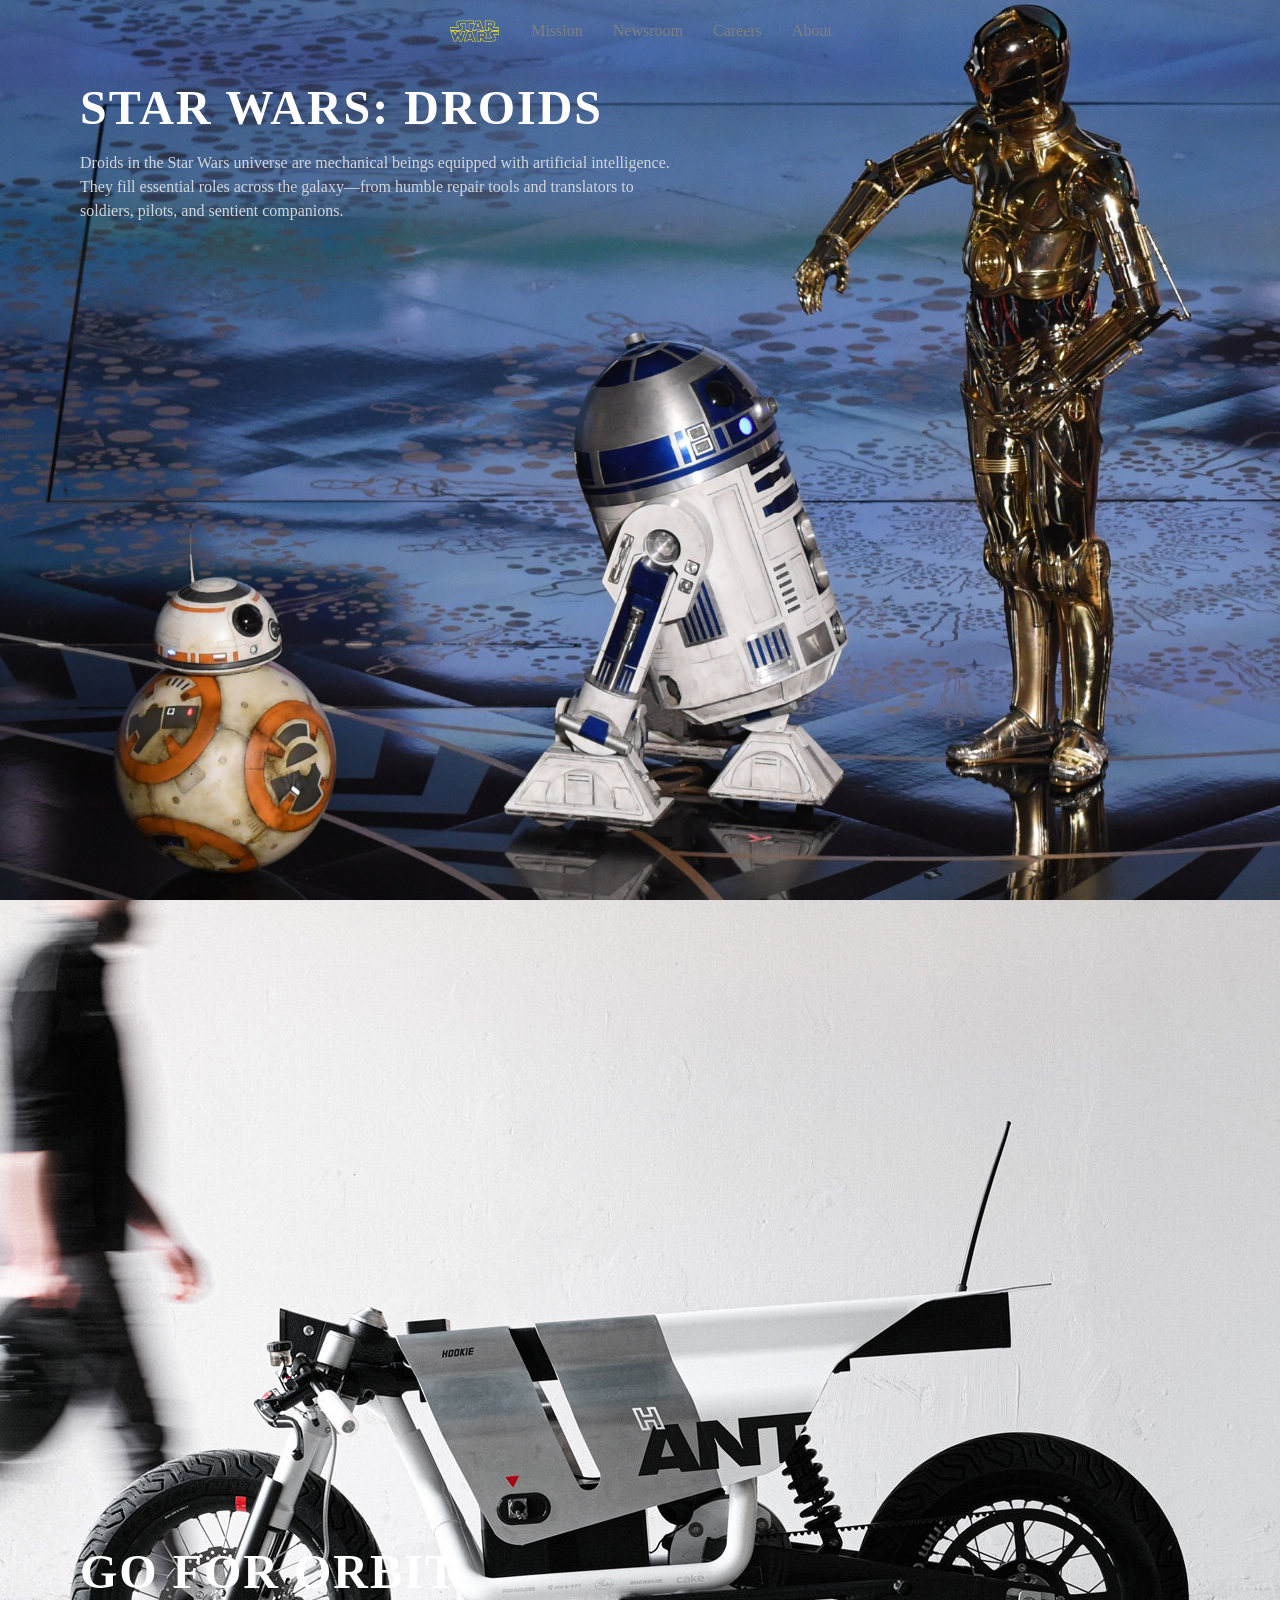
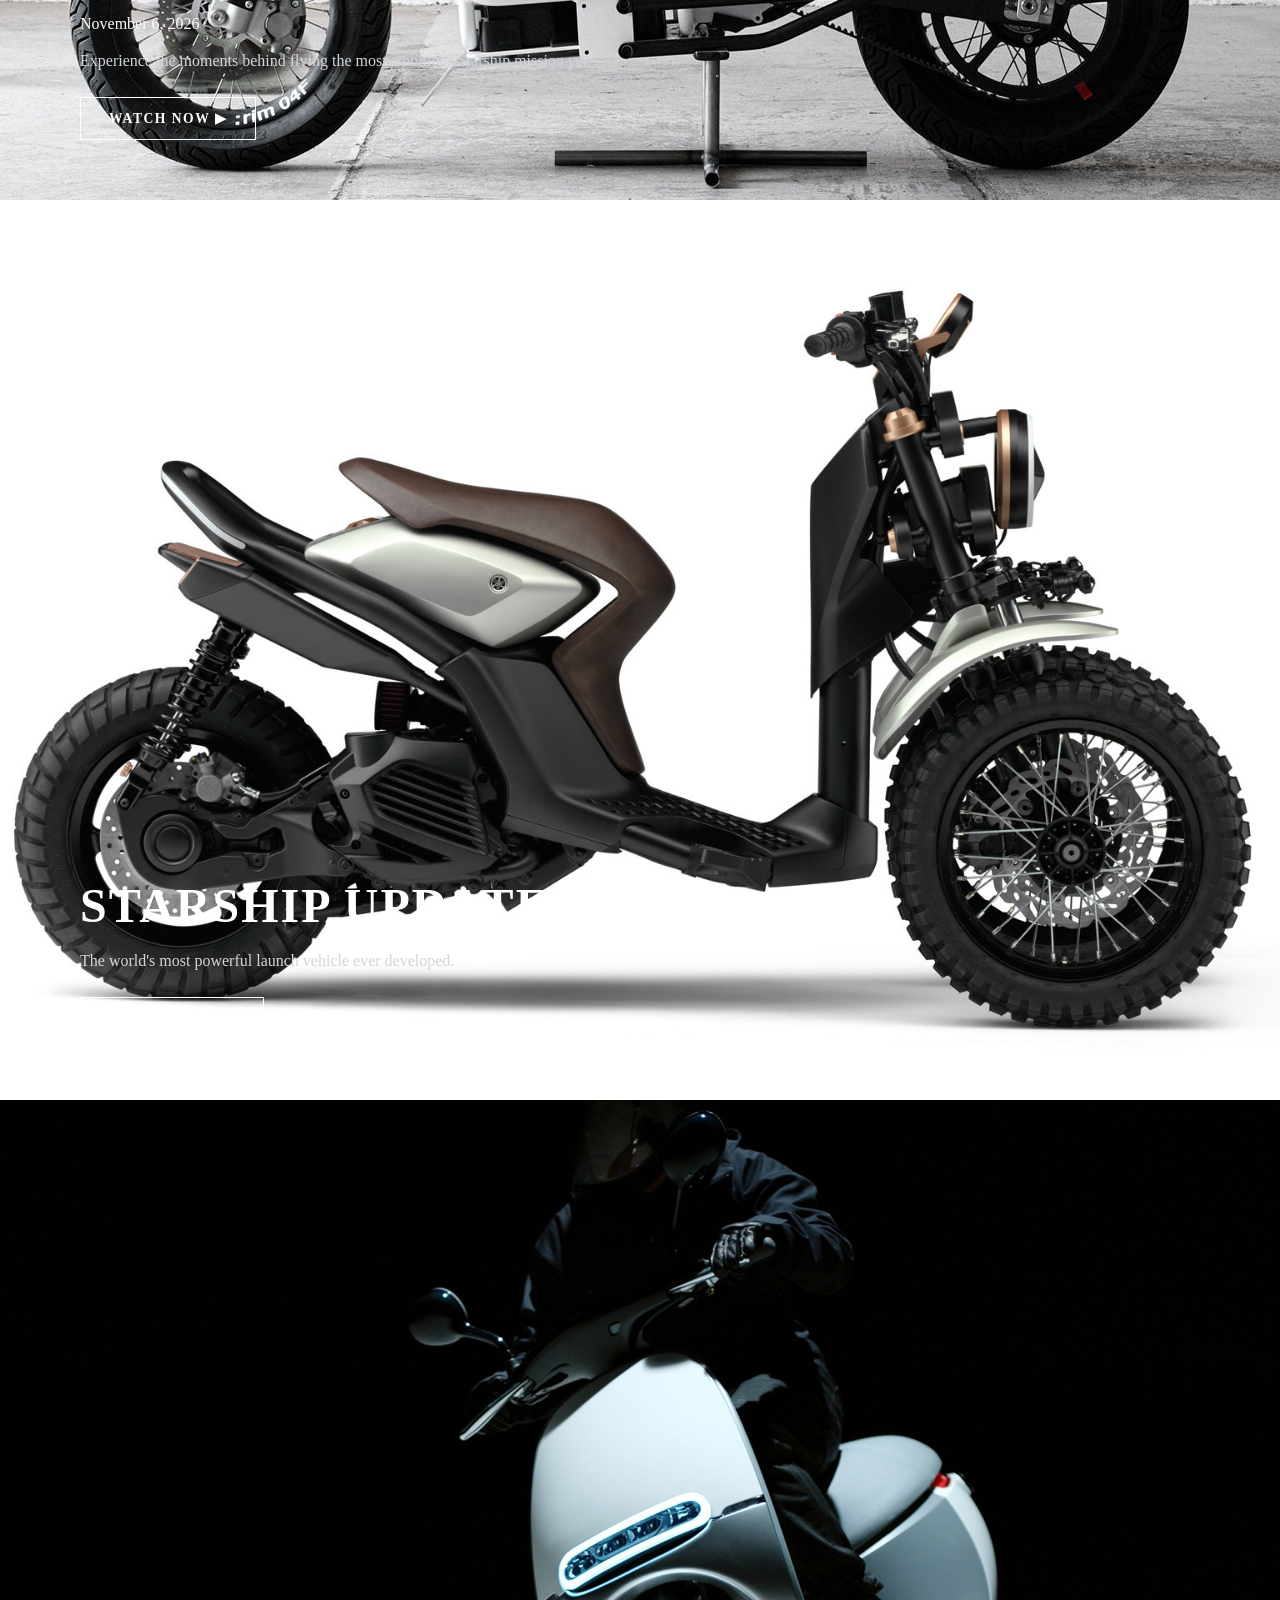
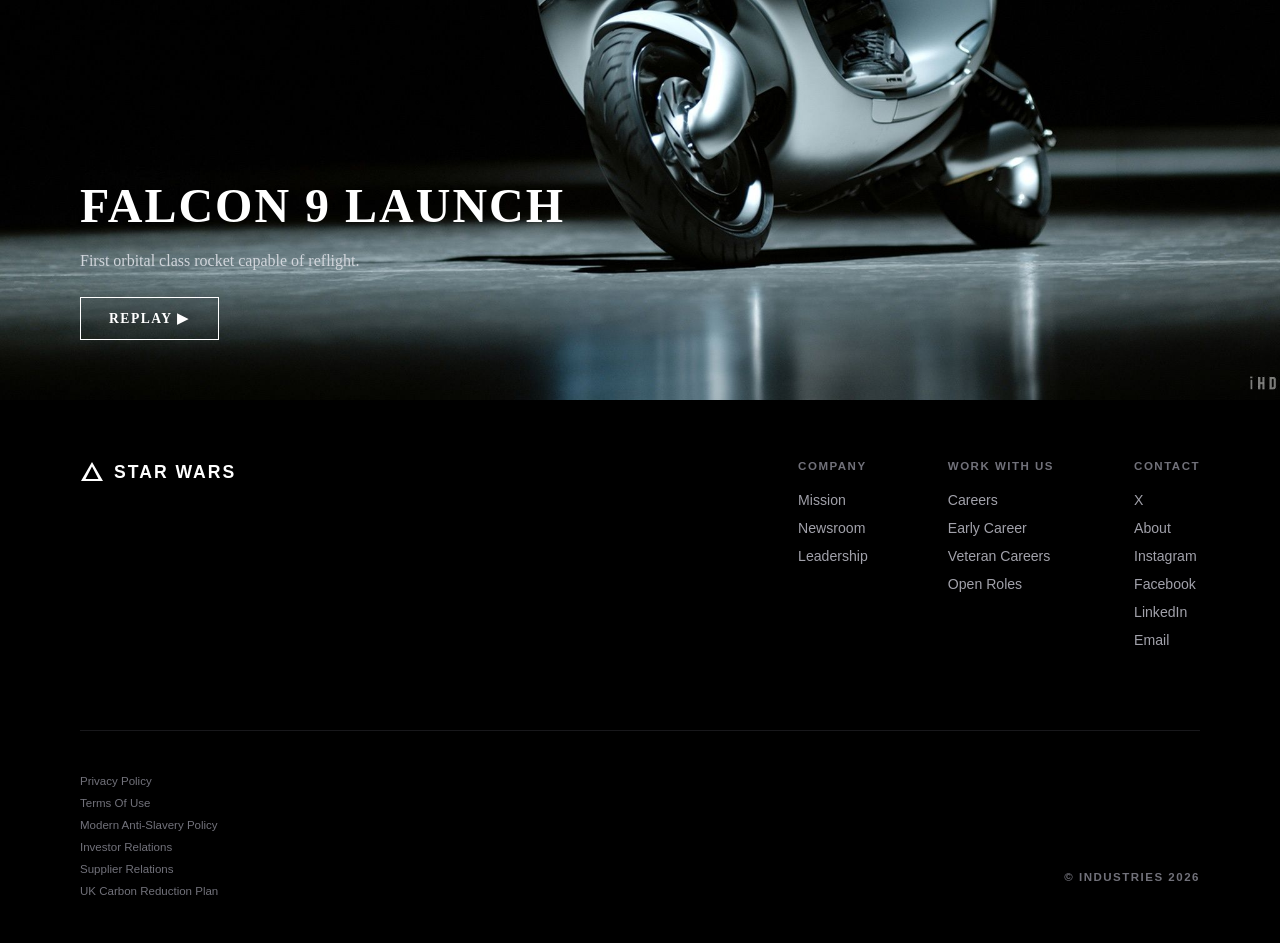
<file: index.html>
<!DOCTYPE html>
<html lang="en">
<head>
    <meta charset="UTF-8">
    <meta name="viewport" content="width=device-width, initial-scale=1.0">
    <title>OpenDroids</title>
    <link rel="stylesheet" href="style.css">
</head>
<body>
    <nav class="navbar">
       <a href="index.html" class="nav-logo"><img src="img/Star_Wars_Logo..png"  alt="Logo"></a>
        <ul>
            <li><a href="Mission.html">Mission</a></li>
            <li><a href="Newsroom.html">Newsroom</a></li>
            <li><a href="Careers.html">Careers</a></li>
            <li><a href="About.html">About</a></li>
        </ul>
    </nav>
    <section class="hero-image">
      <div class="hero-content">
        <h1>Star Wars: Droids</h1>
        <p class="hero-desc">Droids in the Star Wars universe are mechanical beings equipped with artificial intelligence. They fill essential roles across the galaxy—from humble repair tools and translators to soldiers, pilots, and sentient companions.</p>
      </div>
   </section>

   <!-- Section 1: Top Hero -->
<section class="hero-section section-orbit">
  <div class="hero-content">
    <h1>GO FOR ORBIT</h1>
    <p class="hero-date">November 6, 2026</p>
    <p class="hero-desc">Experience the moments behind flying the most ambitious Starship mission yet.</p>
    <a href="#" class="btn-watch">WATCH NOW <span>&#9654;</span></a>
  </div>
</section>

<!-- Section 2: Image Below -->
<section class="hero-section section-starship">
  <div class="hero-content">
    <h1>STARSHIP UPDATE</h1>
    <p class="hero-desc">The world's most powerful launch vehicle ever developed.</p>
    <a href="#" class="btn-watch">LEARN MORE <span>&#9654;</span></a>
  </div>
</section>

<!-- Section 3: Another Section Below -->
<section class="hero-section section-falcon">
  <div class="hero-content">
    <h1>FALCON 9 LAUNCH</h1>
    <p class="hero-desc">First orbital class rocket capable of reflight.</p>
    <a href="#" class="btn-watch">REPLAY <span>&#9654;</span></a>
  </div>
</section>

   <footer class="site-footer">
  <!-- Top Row: Brand Logo & Navigation Columns -->
  <div class="footer-top">
    <div class="footer-brand">
      <a href="#" class="brand-logo">
        <svg width="24" height="24" viewBox="0 0 24 24" fill="currentColor">
          <path d="M12 2L1 21h22L12 2zm0 4.5l6.5 12.5h-13L12 6.5z"/>
        </svg>
        <span>STAR WARS</span>
      </a>
    </div>

    <div class="footer-nav-groups">
      <div class="footer-col">
        <h4>COMPANY</h4>
        <ul>
          <li><a href="#">Mission</a></li>
          <li><a href="#">Newsroom</a></li>
          <li><a href="#">Leadership</a></li>
        </ul>
      </div>

      <div class="footer-col">
        <h4>WORK WITH US</h4>
        <ul>
          <li><a href="#">Careers</a></li>
          <li><a href="#">Early Career</a></li>
          <li><a href="#">Veteran Careers</a></li>
          <li><a href="#">Open Roles</a></li>
        </ul>
      </div>

      <div class="footer-col">
        <h4>CONTACT</h4>
        <ul>
          <li><a href="#">X</a></li>
          <li><a href="#">About</a></li>
          <li><a href="#">Instagram</a></li>
          <li><a href="#">Facebook</a></li>
          <li><a href="#">LinkedIn</a></li>
          <li><a href="mailto:" class="email-link">Email</a></li>
        </ul>
      </div>
    </div>
  </div>

  <!-- Bottom Row: Copyright/Legal Links & Contact Email -->
  <div class="footer-bottom">
    <div class="legal-info">
      
      <ul class="legal-links">
        <li><a href="#">Privacy Policy</a></li>
        <li><a href="#">Terms Of Use</a></li>
        <li><a href="#">Modern Anti-Slavery Policy</a></li>
        <li><a href="#">Investor Relations</a></li>
        <li><a href="#">Supplier Relations</a></li>
        <li><a href="#">UK Carbon Reduction Plan</a></li>
      </ul>
    </div>

    <div>
      <h4>&copy; INDUSTRIES 2026</h4>
    </div>
  </div>
</footer>
</body>
</html>
</file>
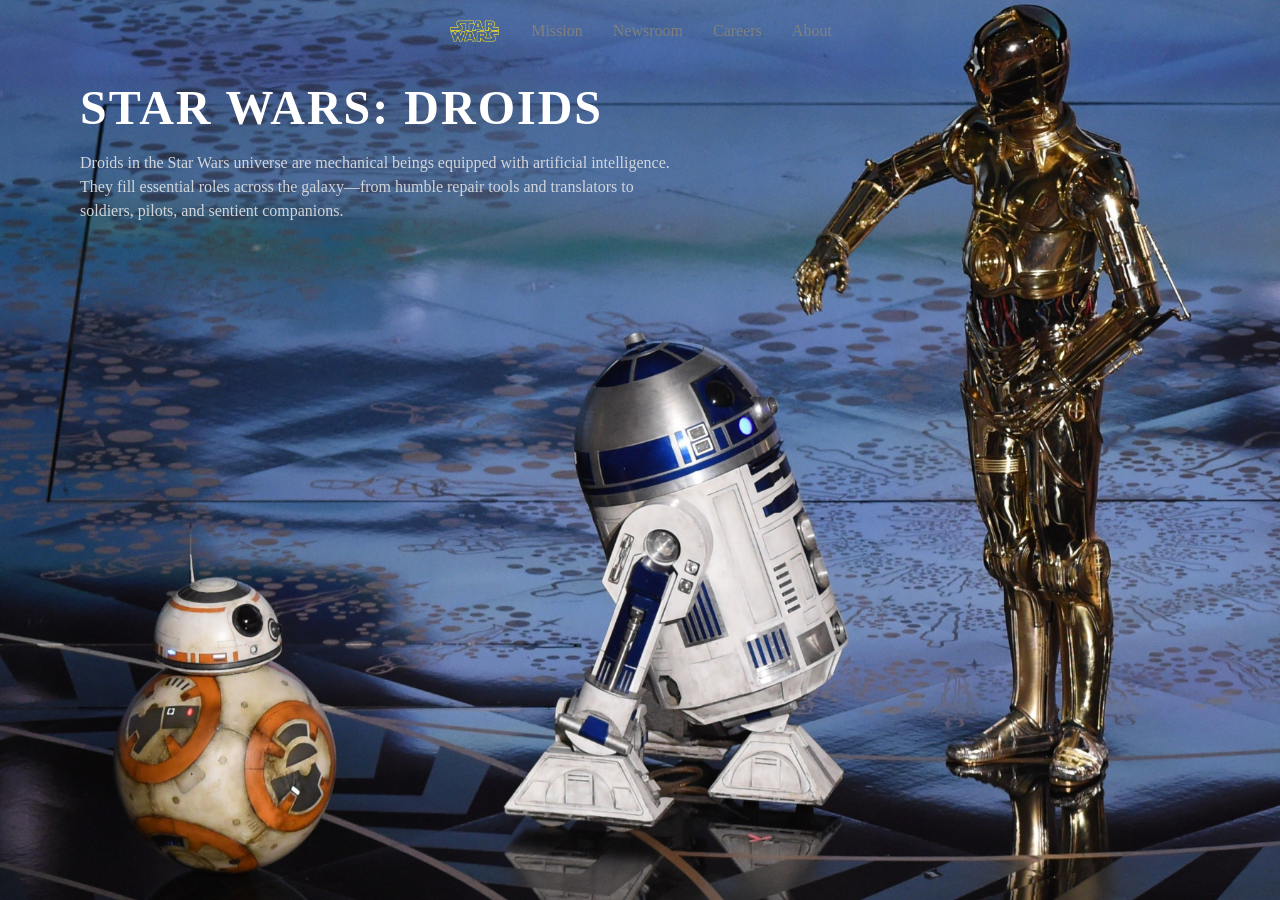
<file: About.html>
<!DOCTYPE html>
<html lang="en">
<head>
    <meta charset="UTF-8">
    <meta name="viewport" content="width=device-width, initial-scale=1.0">
    <title>PhotoBox</title>
    <link rel="stylesheet" href="style.css">
</head>
<body>

    <nav class="navbar">
        <ul>
            <li class="nav-logo">
                <a href="index.html">
                    <img src="img/Star_Wars_Logo..png" alt="Logo" class="logo-img">
                </a>
            <li><a href="Mission.html">Mission</a></li>
            <li><a href="Newsroom.html">Newsroom</a></li>
            <li><a href="Careers.html">Careers</a></li>
            <li><a href="About.html">About</a></li>
        </ul>
    </nav>
    <section class="hero-image">
  <div class="hero-content">
    <h1>Star Wars: Droids</h1>
    <p class="hero-desc">Droids in the Star Wars universe are mechanical beings equipped with artificial intelligence. They fill essential roles across the galaxy—from humble repair tools and translators to soldiers, pilots, and sentient companions.</p>
  </div>
</section>


</body>
</html>
</file>
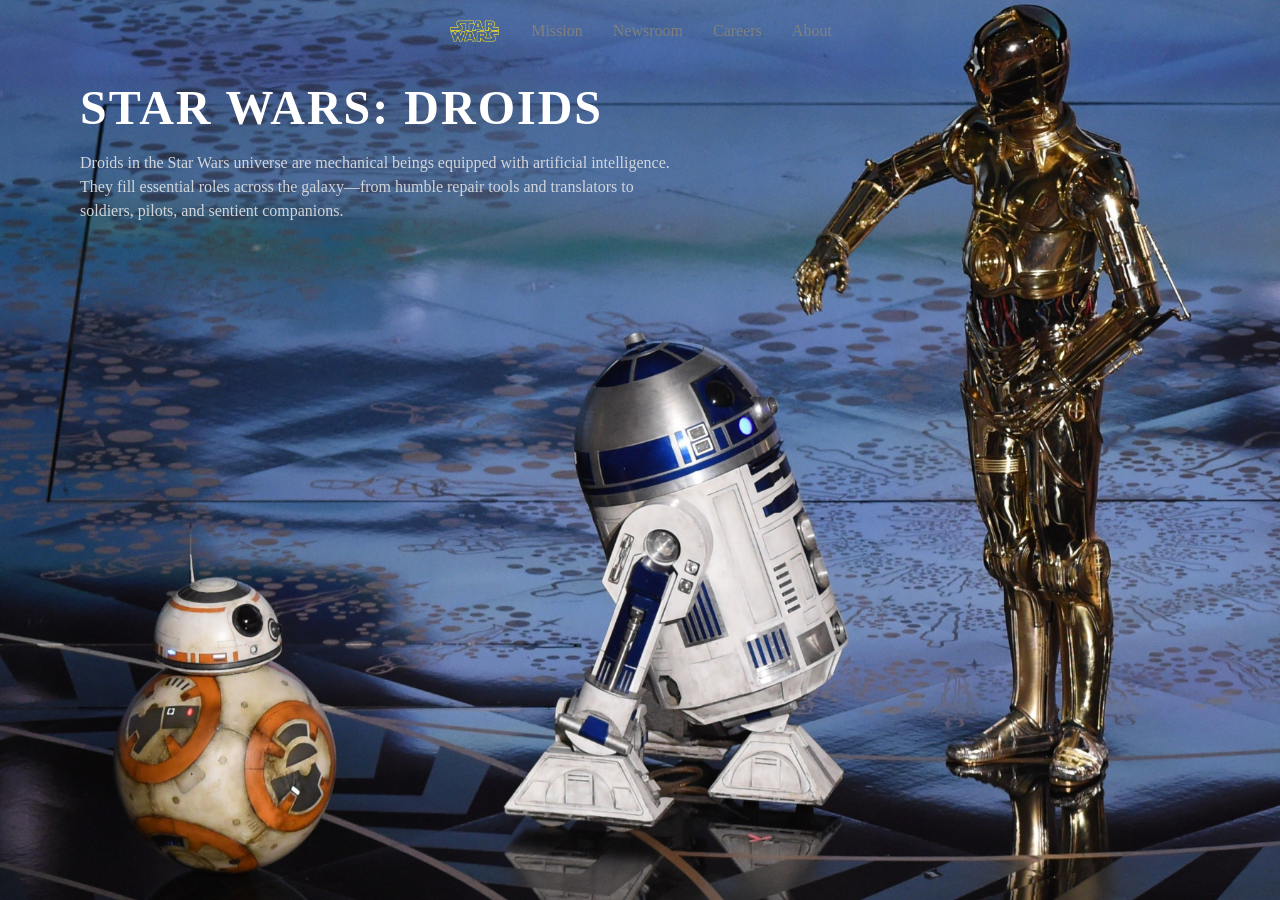
<file: Careers.html>
<!DOCTYPE html>
<html lang="en">
<head>
    <meta charset="UTF-8">
    <meta name="viewport" content="width=device-width, initial-scale=1.0">
    <title>PhotoBox</title>
    <link rel="stylesheet" href="style.css">
</head>
<body>

    <nav class="navbar">
        <ul>
            <li class="nav-logo">
                <a href="index.html">
                    <img src="img/Star_Wars_Logo..png" alt="Logo" class="logo-img">
                </a>
            <li><a href="Mission.html">Mission</a></li>
            <li><a href="Newsroom.html">Newsroom</a></li>
            <li><a href="Careers.html">Careers</a></li>
            <li><a href="About.html">About</a></li>
        </ul>
    </nav>
    
<section class="hero-image">
  <div class="hero-content">
    <h1>Star Wars: Droids</h1>
    <p class="hero-desc">Droids in the Star Wars universe are mechanical beings equipped with artificial intelligence. They fill essential roles across the galaxy—from humble repair tools and translators to soldiers, pilots, and sentient companions.</p>
  </div>
</section>


</body>
</html>
</file>
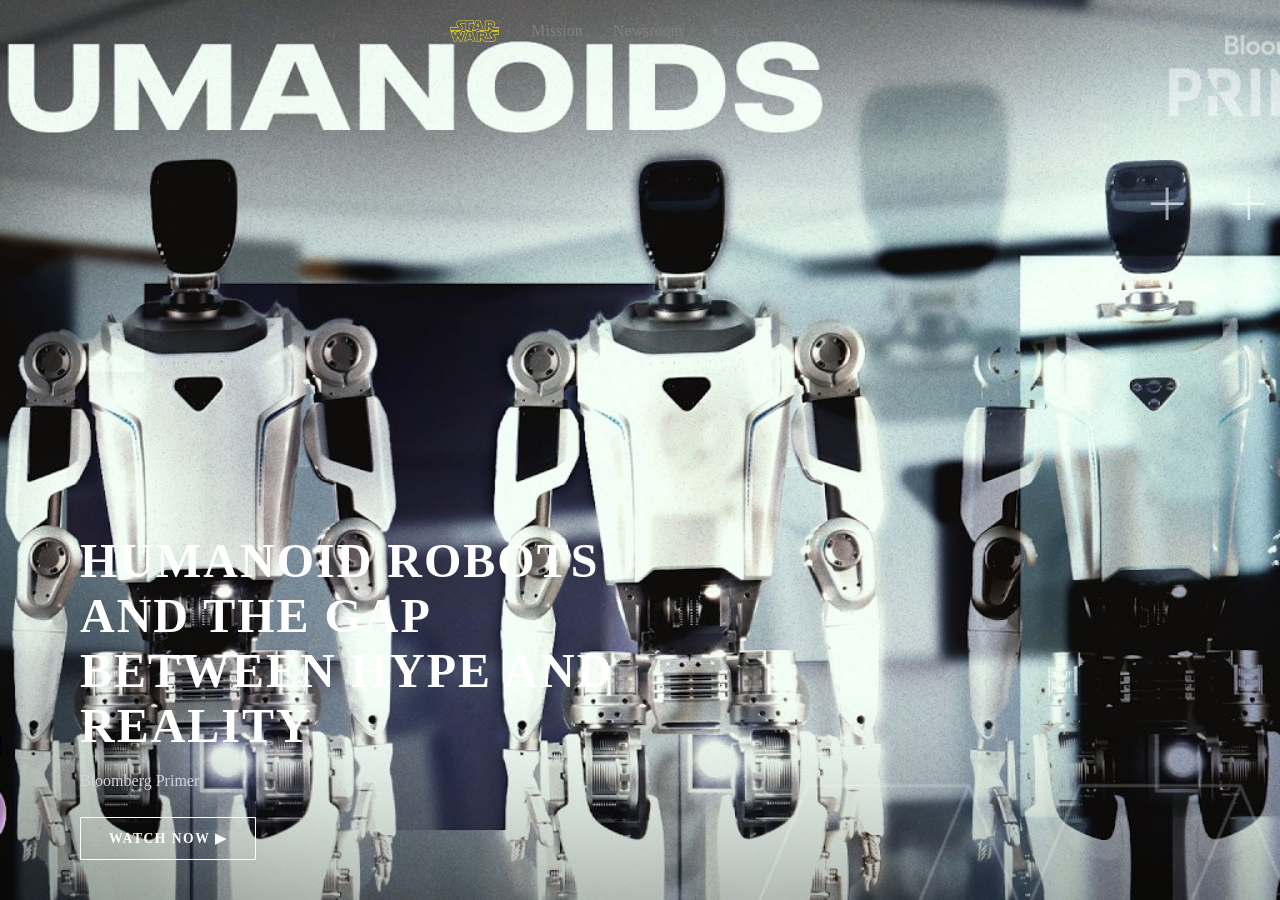
<file: Newsroom.html>
<!DOCTYPE html>
<html lang="en">
<head>
    <meta charset="UTF-8">
    <meta name="viewport" content="width=device-width, initial-scale=1.0">
    <title>Document</title>
    <link rel="stylesheet" href="style.css">
</head>
<body>
     <nav class="navbar">
        <ul>
            <li class="nav-logo">
                <a href="index.html">
                    <img src="img/Star_Wars_Logo..png" alt="Logo" class="logo-img">
                </a>
            </li>
            <li><a href="Mission.html">Mission</a></li>
            <li><a href="Newsroom.html">Newsroom</a></li>
            <li><a href="Careers.html">Careers</a></li>
            <li><a href="About.html">About</a></li>
        </ul>
    </nav>

     <section class="v1-image">
  <div class="v1-content">
    <h1>Humanoid Robots and the Gap Between Hype and Reality</h1>
    <p class="v1-desc">Bloomberg Primer</p>
    <a href="https://youtu.be/UQZooauU-FQ?si=3eE_SliWH5eMq6rv" class="btn-watch">WATCH NOW <span>&#9654;</span></a>
  </div>
</section>
</body>
</html>
</file>
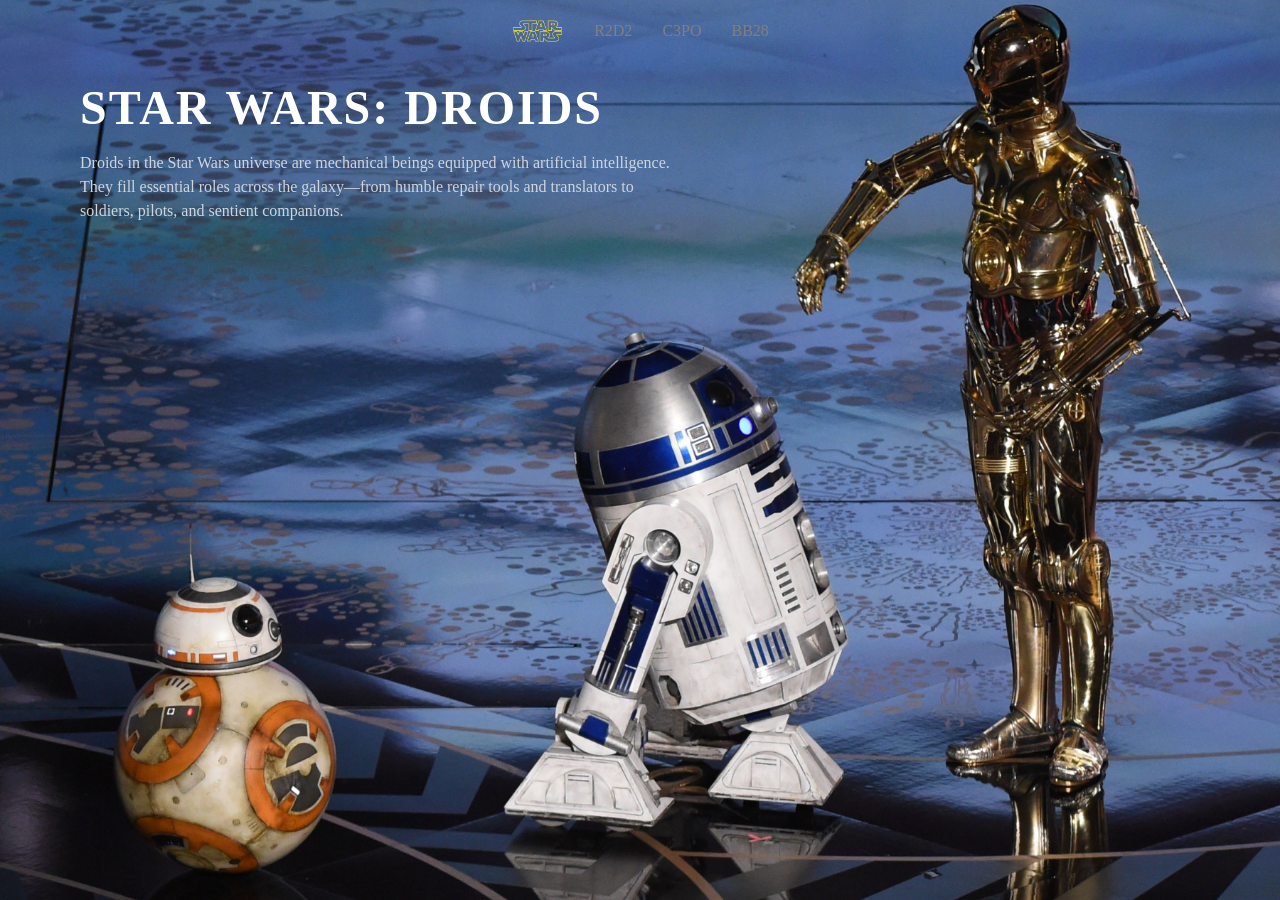
<file: R2D2.html>
<!DOCTYPE html>
<html lang="en">
<head>
    <meta charset="UTF-8">
    <meta name="viewport" content="width=device-width, initial-scale=1.0">
    <title>PhotoBox</title>
    <link rel="stylesheet" href="style.css">
</head>
<body>

    <nav class="navbar">
        <ul>
            <li class="nav-logo">
                <a href="index.html">
                    <img src="img/Star_Wars_Logo..png" alt="Logo" class="logo-img">
                </a>
            <li><a href="R2D2.html">R2D2</a></li>
            <li><a href="c3po.html">C3PO</a></li>
            <li><a href="bb28.html">BB28</a></li>
        </ul>
    </nav>
    
<section class="hero-image">
  <div class="hero-content">
    <h1>Star Wars: Droids</h1>
    <p class="hero-desc">Droids in the Star Wars universe are mechanical beings equipped with artificial intelligence. They fill essential roles across the galaxy—from humble repair tools and translators to soldiers, pilots, and sentient companions.</p>
  </div>
</section>


</body>
</html>
</file>
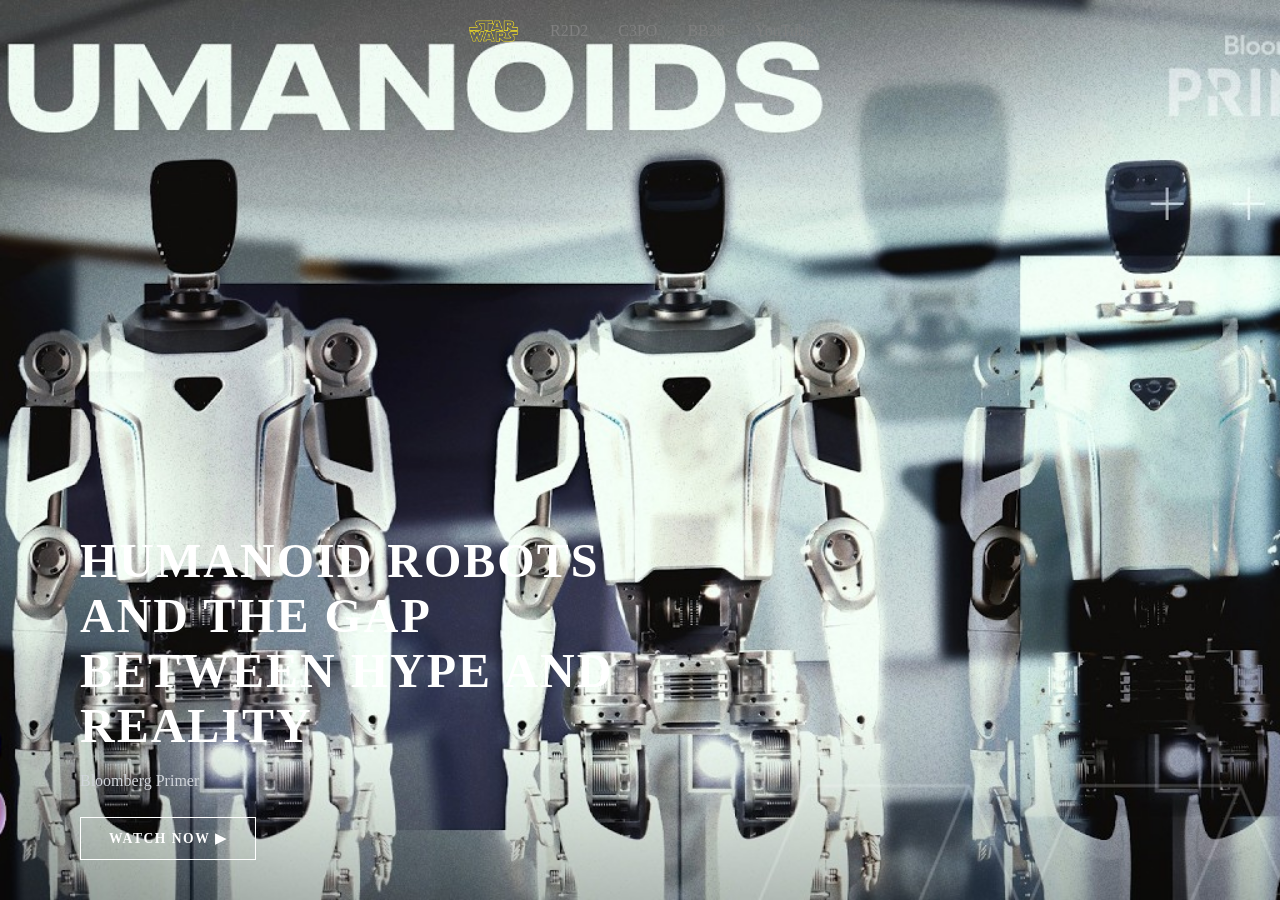
<file: youtube.html>
<!DOCTYPE html>
<html lang="en">
<head>
    <meta charset="UTF-8">
    <meta name="viewport" content="width=device-width, initial-scale=1.0">
    <title>Document</title>
    <link rel="stylesheet" href="style.css">
</head>
<body>
     <nav class="navbar">
        <ul>
            <li class="nav-logo">
                <a href="index.html">
                    <img src="img/Star_Wars_Logo..png" alt="Logo" class="logo-img">
                </a>
            </li>
            <li><a href="R2D2.html">R2D2</a></li>
            <li><a href="C3PO.html">C3PO</a></li>
            <li><a href="BB28.html">BB28</a></li>
            <li><a href="youtube.html">YouTube</a></li>
        </ul>
    </nav>

     <section class="v1-image">
  <div class="v1-content">
    <h1>Humanoid Robots and the Gap Between Hype and Reality</h1>
    <p class="v1-desc">Bloomberg Primer</p>
    <a href="https://youtu.be/UQZooauU-FQ?si=3eE_SliWH5eMq6rv" class="btn-watch">WATCH NOW <span>&#9654;</span></a>
  </div>
</section>
</body>
</html>
</file>
<file: style.css>
*{
    box-sizing: border-box;
}
body{
    margin: 0px;
}

@media screen and (max-width:600px) {
    aside, section, article{
        width: 100%;
    }
}
.navbar {
  position: fixed;
  top: 0;
  left: 0;
  width: 100%;
  background-color: transparent;
  z-index: 1000;
  margin: 0;
  padding: 0 40px;          /* Adds breathing room from the screen edges */
  box-sizing: border-box;
  display: flex;            /* Puts logo and links on the SAME horizontal row */
  align-items: center;      /* Vertically aligns logo and links to the same height */
  justify-content: center; /* Pushes logo to left, links to right */
}

.navbar ul{
    list-style: none;
    background-color: transparent;
    padding: 0px;
    margin: 0px;
    display: flex;
    justify-content: center;
    align-items: center;
}
.navbar a{
    color: gray;
    text-decoration: none;
    padding: 15px;
    display: block;
    text-align: center;
}
.navbar a:hover{
    color: white;
}
.nav-logo img {
  height: 32px;
  width: auto;
  display: block;
}


.hero-image {
  position: relative;
  width: 100%;
  height: 100vh; /* 100% of viewport height */
  aspect-ratio: 16 / 9; /* Replace 16/9 with the photo's true width / height */
  background: url("img/all3.jpg") no-repeat center 30%/cover;
  
  /* Positions text at the bottom left like SpaceX */
  display: flex;
  align-items: flex-start; 
  padding: 40px 80px;
}

.hero-content {
  color: #ffffff;
  max-width: 550px;
}

.hero-content h1 {
  font-size: 3rem;
  font-weight: 800;
  letter-spacing: 2px;
  margin-bottom: 12px;
  text-transform: uppercase;
}

.hero-desc {
  font-size: 1rem;
  line-height: 1.5;
  color: #d1d5db;
  margin-bottom: 24px;
}

.v1-image {
  position: relative;
  width: 100%;
  height: 100vh; /* 100% of viewport height */
  background: url("img/v1.jpg") no-repeat center center/cover;
  
  /* Positions text at the bottom left like SpaceX */
  display: flex;
  align-items: flex-end; 
  padding: 40px 80px;
}

  .v1-content {
  color: #ffffff;
  max-width: 550px;
}

.v1-content h1 {
  font-size: 3rem;
  font-weight: 800;
  letter-spacing: 2px;
  margin-bottom: 12px;
  text-transform: uppercase;
}

.v1-desc {
  font-size: 1rem;
  line-height: 1.5;
  color: #d1d5db;
  margin-bottom: 24px;
}
/* SpaceX style transparent bordered button */
.btn-watch {
  display: inline-block;
  padding: 12px 28px;
  color: #ffffff;
  border: 1px solid #ffffff;
  text-decoration: none;
  font-size: 0.85rem;
  font-weight: 700;
  letter-spacing: 1.5px;
  transition: background-color 0.3s ease, color 0.3s ease;
}

.btn-watch:hover {
  background-color: #ffffff;
  color: #000000;
}


/* Base Footer Container */
.site-footer {
  background-color: #000000;
  color: #ffffff;
  padding: 60px 80px 40px;
  font-family: -apple-system, BlinkMacSystemFont, "Segoe UI", Roboto, sans-serif;
  box-sizing: border-box;
}

/* Clear list bullet points and default margin/padding */
.site-footer ul {
  list-style: none;
  padding: 0;
  margin: 0;
}

.site-footer a {
  text-decoration: none;
  color: #a1a1aa;
  transition: color 0.2s ease;
}

.site-footer a:hover {
  color: #ffffff;
}

/* Headings (COMPANY, WORK WITH US, SOCIAL, CONTACT) */
.site-footer h4 {
  font-size: 0.72rem;
  letter-spacing: 1.5px;
  text-transform: uppercase;
  color: #71717a;
  margin: 0 0 20px 0;
}

/* Top Section Layout */
.footer-top {
  display: flex;
  justify-content: space-between;
  align-items: flex-start;
  margin-bottom: 70px;
}

.footer-brand .brand-logo {
  display: flex;
  align-items: center;
  gap: 10px;
  color: #ffffff;
  font-size: 1.1rem;
  font-weight: 700;
  letter-spacing: 2px;
}

.footer-nav-groups {
  display: flex;
  gap: 80px;
}

.footer-col ul li {
  margin-bottom: 12px;
  font-size: 0.88rem;
}

/* Bottom Section Layout */
.footer-bottom {
  display: flex;
  justify-content: space-between;
  align-items: flex-end;
  border-top: 1px solid #18181b;
  padding-top: 40px;
}

.copyright {
  font-size: 0.75rem;
  letter-spacing: 1px;
  color: #e4e4e7;
  font-weight: 600;
  margin-bottom: 12px;
}

.legal-links li {
  margin-bottom: 4px;
}

.legal-links a {
  font-size: 0.72rem;
  color: #71717a;
}

.legal-links a:hover {
  color: #d4d4d8;
}

.contact-info {
  text-align: right;
}

.contact-info .email-link {
  font-size: 0.88rem;
  color: #ffffff;
}


html, body {
  margin: 0;
  padding: 0;
  background-color: #000000; /* Makes overscroll area black instead of white */
  overscroll-behavior-y: none; /* Stops the elastic rubber-band bounce in Safari */
}

/* Base styles shared by all full-screen sections */
.hero-section {
  position: relative;
  width: 100%;
  min-height: 100vh; /* Fills the full browser screen */
  display: flex;
  align-items: flex-end; /* Pins content to the bottom */
  padding: 60px 80px;
  box-sizing: border-box;
}

/* Individual backgrounds for each section */
.section-orbit {
  background: url("img/orbit.jpg") no-repeat center center/cover;
}

.section-starship {
  background: url("img/starship.jpg") no-repeat center center/cover;
}

.section-falcon {
  background: url("img/falcon.jpg") no-repeat center center/cover;
}

/* Text and button styling */
.hero-content {
  color: #ffffff;
  max-width: 600px;
}

.hero-content h1 {
  font-size: 3rem;
  font-weight: 800;
  letter-spacing: 2px;
  margin-bottom: 12px;
}

.hero-desc {
  font-size: 1rem;
  line-height: 1.5;
  color: #d1d5db;
  margin-bottom: 24px;
}

.btn-watch {
  display: inline-block;
  padding: 12px 28px;
  color: #ffffff;
  border: 1px solid #ffffff;
  text-decoration: none;
  font-size: 0.85rem;
  font-weight: 700;
  letter-spacing: 1.5px;
  transition: background-color 0.3s ease, color 0.3s ease;
}

.btn-watch:hover {
  background-color: #ffffff;
  color: #000000;
}
</file>
